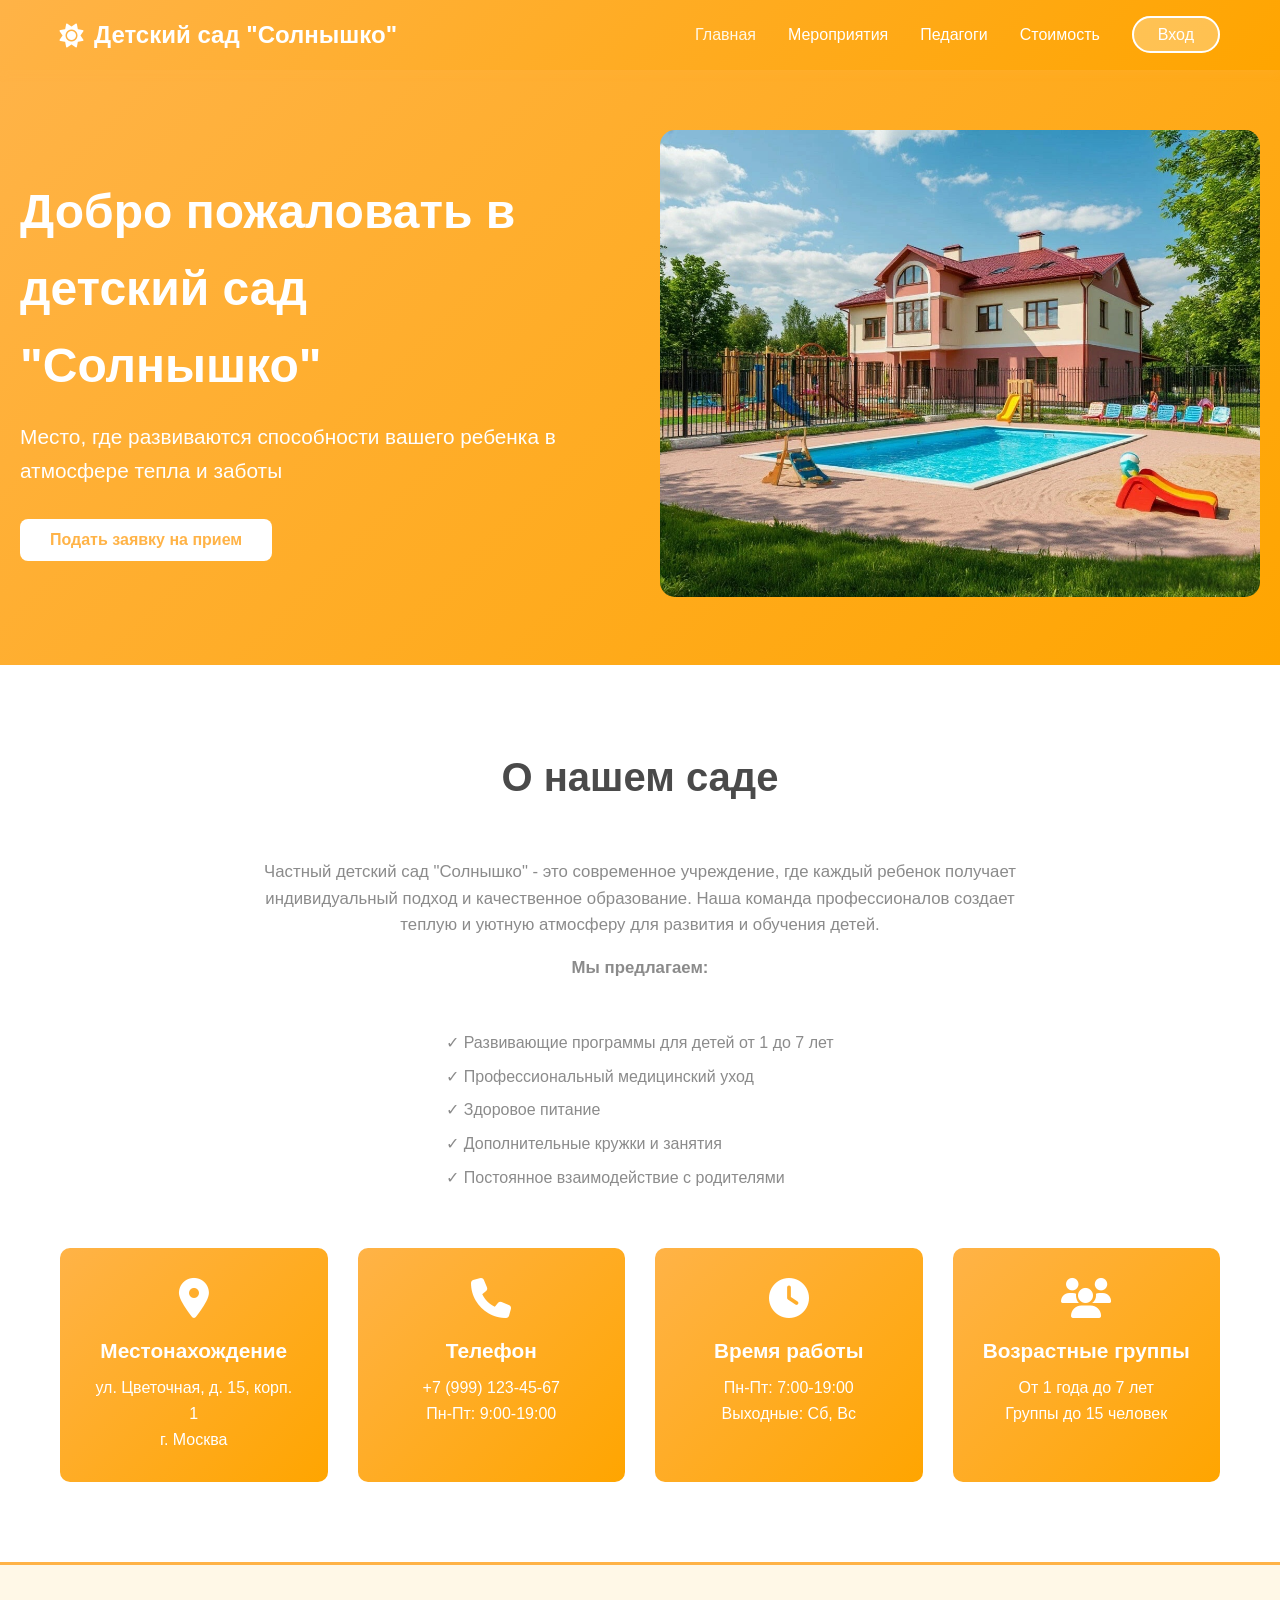
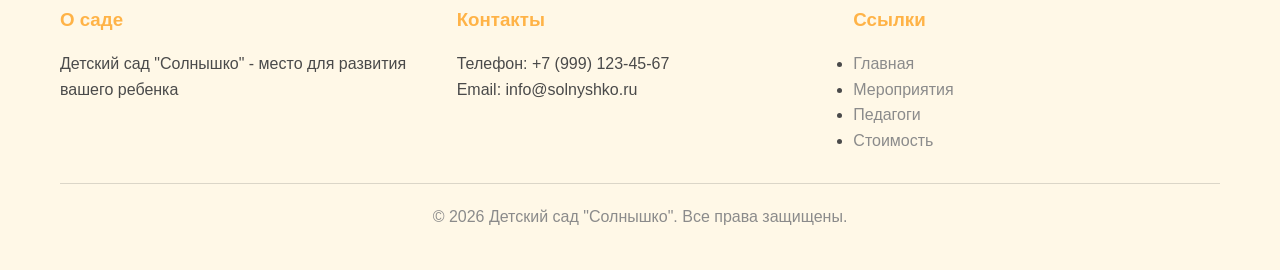
<file: frontend/index.html>
<!DOCTYPE html>
<html lang="ru">
<head>
    <meta charset="UTF-8">
    <meta name="viewport" content="width=device-width, initial-scale=1.0">
    <title>Частный детский сад "Солнышко"</title>
    <link rel="stylesheet" href="css/styles.css">
    <link rel="stylesheet" href="https://cdnjs.cloudflare.com/ajax/libs/font-awesome/6.4.0/css/all.min.css">
</head>
<body>
    <nav class="navbar">
        <div class="container">
            <div class="navbar-content">
                <div class="logo">
                    <i class="fas fa-sun"></i>
                    <span>Детский сад "Солнышко"</span>
                </div>
                <button class="hamburger" id="hamburger">
                    <span></span>
                    <span></span>
                    <span></span>
                </button>
                <ul class="nav-menu" id="navMenu">
                    <li><a href="index.html" class="active">Главная</a></li>
                    <li><a href="events.html">Мероприятия</a></li>
                    <li><a href="staff.html">Педагоги</a></li>
                    <li><a href="pricing.html">Стоимость</a></li>
                    <li><a href="login.html" class="btn-login">Вход</a></li>
                </ul>
            </div>
        </div>
    </nav>

    <section class="hero">
        <div class="hero-content">
            <h1>Добро пожаловать в детский сад "Солнышко"</h1>
            <p>Место, где развиваются способности вашего ребенка в атмосфере тепла и заботы</p>
            <button class="btn btn-primary" id="applyBtn">Подать заявку на прием</button>
        </div>
        <div class="hero-images">
            <img src="./images/hero/hero_image.jpg" alt="Детский сад Солнышко">
        </div>
    </section>

    <section class="about">
        <div class="container">
            <h2>О нашем саде</h2>
            <div class="about-content">
                <div class="about-text">
                    <p>Частный детский сад "Солнышко" - это современное учреждение, где каждый ребенок получает индивидуальный подход и качественное образование. Наша команда профессионалов создает теплую и уютную атмосферу для развития и обучения детей.</p>
                    <p><strong>Мы предлагаем:</strong></p>
                    <ul>
                        <li>✓ Развивающие программы для детей от 1 до 7 лет</li>
                        <li>✓ Профессиональный медицинский уход</li>
                        <li>✓ Здоровое питание</li>
                        <li>✓ Дополнительные кружки и занятия</li>
                        <li>✓ Постоянное взаимодействие с родителями</li>
                    </ul>
                </div>
            </div>

            <div class="about-info">
                <div class="info-card">
                    <i class="fas fa-map-marker-alt"></i>
                    <h3>Местонахождение</h3>
                    <p>ул. Цветочная, д. 15, корп. 1</p>
                    <p>г. Москва</p>
                </div>
                <div class="info-card">
                    <i class="fas fa-phone"></i>
                    <h3>Телефон</h3>
                    <p>+7 (999) 123-45-67</p>
                    <p>Пн-Пт: 9:00-19:00</p>
                </div>
                <div class="info-card">
                    <i class="fas fa-clock"></i>
                    <h3>Время работы</h3>
                    <p>Пн-Пт: 7:00-19:00</p>
                    <p>Выходные: Сб, Вс</p>
                </div>
                <div class="info-card">
                    <i class="fas fa-users"></i>
                    <h3>Возрастные группы</h3>
                    <p>От 1 года до 7 лет</p>
                    <p>Группы до 15 человек</p>
                </div>
            </div>
        </div>
    </section>

    <div class="modal" id="applicationModal">
        <div class="modal-content">
            <button class="close" id="closeModal">&times;</button>
            <h2>Подать заявку на прием ребенка</h2>
            <form id="applicationForm">
                <div class="form-group">
                    <label for="parentName">ФИО родителя *</label>
                    <input type="text" id="parentName" name="parentName" required>
                </div>
                <div class="form-group">
                    <label for="phone">Номер телефона *</label>
                    <input type="tel" id="phone" name="phone" required>
                </div>
                <div class="form-group">
                    <label for="childAge">Возраст ребенка *</label>
                    <input type="number" id="childAge" name="childAge" min="1" max="7" required>
                </div>
                <div class="form-group">
                    <label for="childName">Имя ребенка</label>
                    <input type="text" id="childName" name="childName">
                </div>
                <div class="form-group">
                    <label for="email">Email</label>
                    <input type="email" id="email" name="email">
                </div>
                <button type="submit" class="btn btn-primary">Отправить заявку</button>
            </form>
            <div id="successMessage" class="success-message" style="display: none;">
                <p>✓ Заявка отправлена успешно! Мы свяжемся с вами в ближайшее время.</p>
            </div>
        </div>
    </div>

    <footer class="footer">
        <div class="container">
            <div class="footer-content">
                <div class="footer-section">
                    <h3>О саде</h3>
                    <p>Детский сад "Солнышко" - место для развития вашего ребенка</p>
                </div>
                <div class="footer-section">
                    <h3>Контакты</h3>
                    <p>Телефон: +7 (999) 123-45-67</p>
                    <p>Email: info@solnyshko.ru</p>
                </div>
                <div class="footer-section">
                    <h3>Ссылки</h3>
                    <ul>
                        <li><a href="index.html">Главная</a></li>
                        <li><a href="events.html">Мероприятия</a></li>
                        <li><a href="staff.html">Педагоги</a></li>
                        <li><a href="pricing.html">Стоимость</a></li>
                    </ul>
                </div>
            </div>
            <div class="footer-bottom">
                <p>&copy; 2026 Детский сад "Солнышко". Все права защищены.</p>
            </div>
        </div>
    </footer>

    <script src="js/app.js"></script>
</body>
</html>
</file>
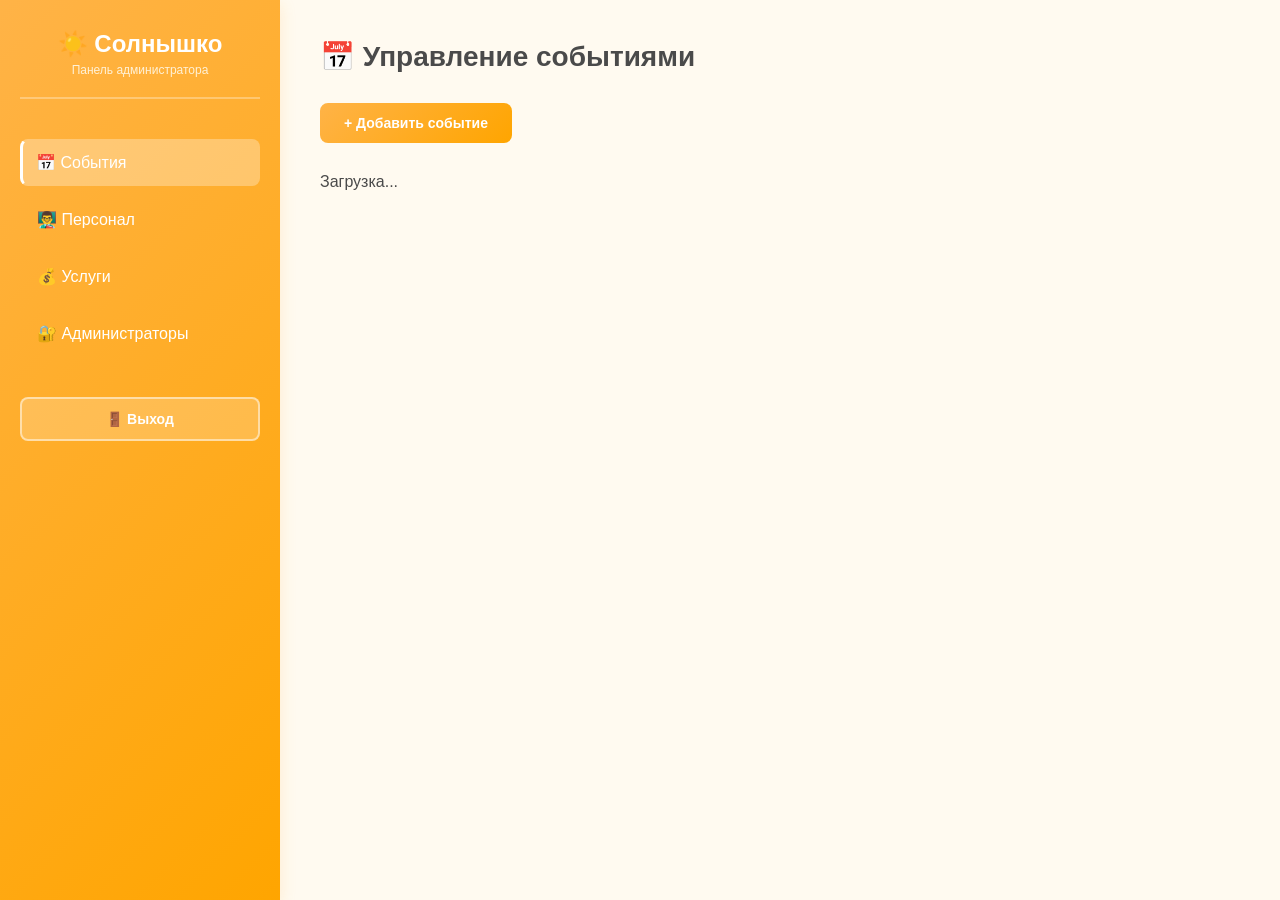
<file: frontend/admin.html>
<!DOCTYPE html>
<html lang="ru">
<head>
    <meta charset="UTF-8">
    <meta name="viewport" content="width=device-width, initial-scale=1.0">
    <title>Панель администратора - Детский сад Солнышко</title>
    <link rel="stylesheet" href="./css/admin.css">
</head>
<body>
    <div class="admin-container">
        <!-- Боковое меню -->
        <aside class="admin-sidebar">
            <div class="admin-logo">
                <h2>☀️ Солнышко</h2>
                <p>Панель администратора</p>
            </div>
            <nav class="admin-menu">
                <a href="#events" class="menu-item active" onclick="switchTab('events')">📅 События</a>
                <a href="#staff" class="menu-item" onclick="switchTab('staff')">👨‍🏫 Персонал</a>
                <a href="#pricing" class="menu-item" onclick="switchTab('pricing')">💰 Услуги</a>
                <a href="#admins" class="menu-item" onclick="switchTab('admins')">🔐 Администраторы</a>
            </nav>
            <button class="btn-logout" onclick="logout()">🚪 Выход</button>
        </aside>

        <!-- Основной контент -->
        <main class="admin-main">
            <!-- СОБЫТИЯ -->
            <section id="events-section" class="admin-section active">
                <h1>📅 Управление событиями</h1>
                
                <button class="btn-primary" onclick="openEventModal()">+ Добавить событие</button>
                
                <div class="events-list" id="events-list">
                    <p>Загрузка...</p>
                </div>
            </section>

            <!-- ПЕРСОНАЛ -->
            <section id="staff-section" class="admin-section">
                <h1>👨‍🏫 Управление персоналом</h1>
                
                <button class="btn-primary" onclick="openStaffModal()">+ Добавить сотрудника</button>
                
                <div class="staff-list" id="staff-list">
                    <p>Загрузка...</p>
                </div>
            </section>

            <!-- УСЛУГИ -->
            <section id="pricing-section" class="admin-section">
                <h1>💰 Управление услугами</h1>
                
                <button class="btn-primary" onclick="openPricingModal()">+ Добавить услугу</button>
                
                <div class="pricing-list" id="pricing-list">
                    <p>Загрузка...</p>
                </div>
            </section>

            <!-- АДМИНИСТРАТОРЫ -->
            <section id="admins-section" class="admin-section">
                <h1>🔐 Администраторы</h1>
                
                <button class="btn-primary" onclick="openAdminModal()">+ Добавить администратора</button>
                
                <div class="admins-list" id="admins-list">
                    <p>Загрузка...</p>
                </div>
            </section>
        </main>
    </div>

    <!-- МОДАЛЬНОЕ ОКНО ДЛЯ СОБЫТИЙ -->
    <div id="event-modal" class="modal">
        <div class="modal-content">
            <span class="close" onclick="closeModal('event-modal')">&times;</span>
            <h2>Событие</h2>
            <form id="event-form" onsubmit="saveEvent(event)">
                <input type="hidden" id="event-id">
                <label>Название:</label>
                <input type="text" id="event-title" required>
                
                <label>Короткое описание:</label>
                <textarea id="event-description" required></textarea>
                
                <label>Полное описание:</label>
                <textarea id="event-full-description" required></textarea>
                
                <label>Дата:</label>
                <input type="text" id="event-date" required>
                
                <label>Время:</label>
                <input type="text" id="event-time" required>
                
                <label>Место:</label>
                <input type="text" id="event-location" required>
                
                <label>Изображение (URL):</label>
                <input type="text" id="event-image" required>
                
                <button type="submit" class="btn-primary">Сохранить</button>
            </form>
        </div>
    </div>

    <!-- МОДАЛЬНОЕ ОКНО ДЛЯ ПЕРСОНАЛА -->
    <div id="staff-modal" class="modal">
        <div class="modal-content">
            <span class="close" onclick="closeModal('staff-modal')">&times;</span>
            <h2>Сотрудник</h2>
            <form id="staff-form" onsubmit="saveStaff(event)">
                <input type="hidden" id="staff-id">
                <label>Имя:</label>
                <input type="text" id="staff-name" required>
                
                <label>Должность:</label>
                <input type="text" id="staff-position" required>
                
                <label>Биография:</label>
                <textarea id="staff-bio" required></textarea>
                
                <label>Опыт:</label>
                <input type="text" id="staff-experience" required>
                
                <label>Квалификация:</label>
                <textarea id="staff-qualifications" required></textarea>
                
                <label>Изображение (URL):</label>
                <input type="text" id="staff-image" required>
                
                <button type="submit" class="btn-primary">Сохранить</button>
            </form>
        </div>
    </div>

    <!-- МОДАЛЬНОЕ ОКНО ДЛЯ УСЛУГ -->
    <div id="pricing-modal" class="modal">
        <div class="modal-content">
            <span class="close" onclick="closeModal('pricing-modal')">&times;</span>
            <h2>Услуга</h2>
            <form id="pricing-form" onsubmit="savePricing(event)">
                <input type="hidden" id="pricing-id">
                <label>Название:</label>
                <input type="text" id="pricing-name" required>
                
                <label>Описание:</label>
                <textarea id="pricing-description" required></textarea>
                
                <label>Цена:</label>
                <input type="text" id="pricing-price" required>
                
                <label>Категория:</label>
                <select id="pricing-category" required>
                    <option>Основные услуги</option>
                    <option>Дополнительные кружки</option>
                    <option>Дополнительные услуги</option>
                </select>
                
                <button type="submit" class="btn-primary">Сохранить</button>
            </form>
        </div>
    </div>

    <!-- МОДАЛЬНОЕ ОКНО ДЛЯ АДМИНИСТРАТОРОВ -->
    <div id="admin-modal" class="modal">
        <div class="modal-content">
            <span class="close" onclick="closeModal('admin-modal')">&times;</span>
            <h2>Администратор</h2>
            <form id="admin-form" onsubmit="saveAdmin(event)">
                <input type="hidden" id="admin-id">
                <label>Логин:</label>
                <input type="text" id="admin-username" required>
                
                <label>Пароль:</label>
                <input type="password" id="admin-password" required>
                
                <label>Email:</label>
                <input type="email" id="admin-email" required>
                
                <button type="submit" class="btn-primary">Сохранить</button>
            </form>
        </div>
    </div>

    <script src="./js/admin.js"></script>
</body>
</html>
</file>
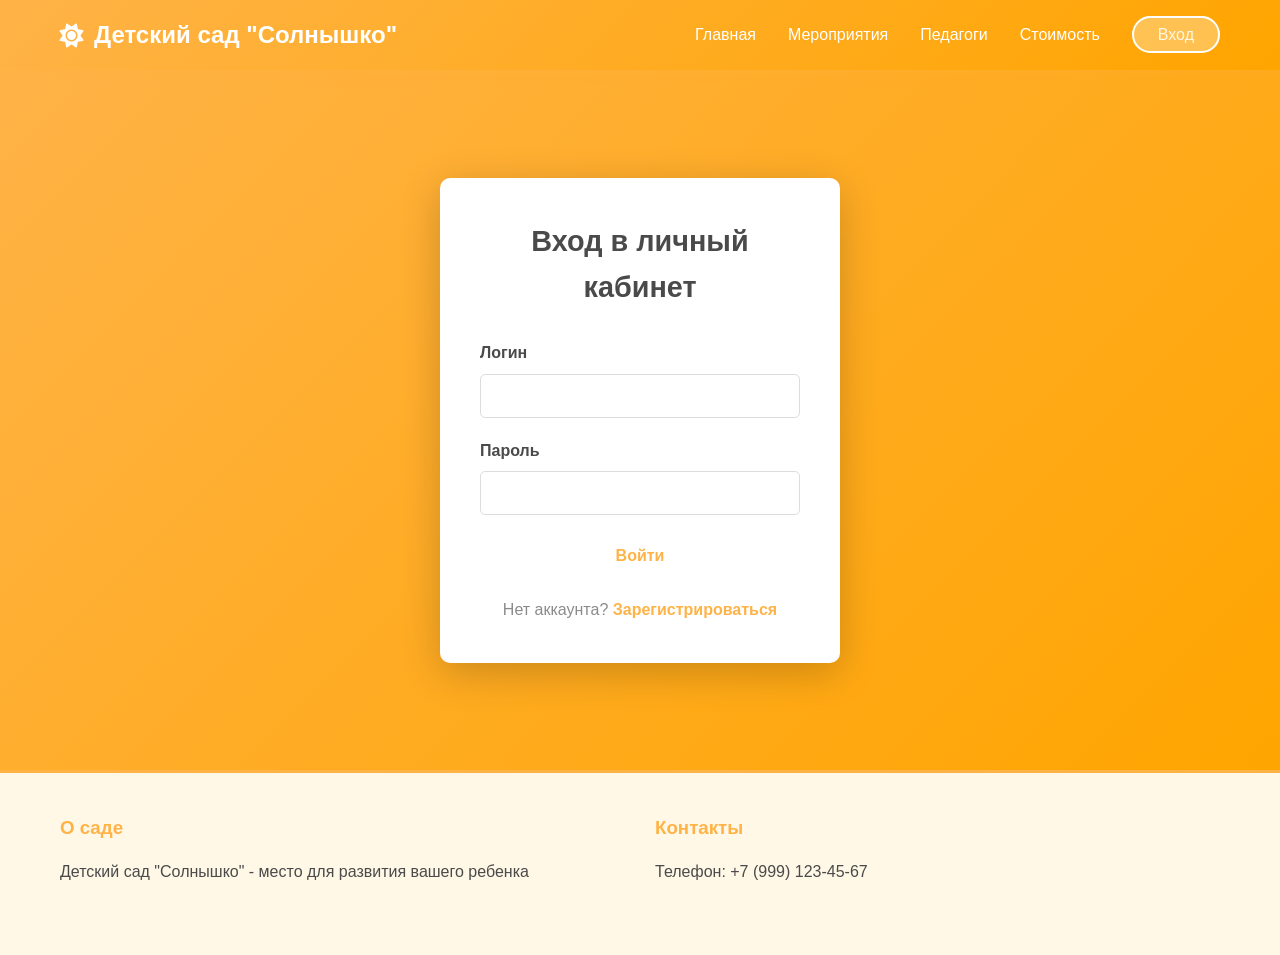
<file: frontend/login.html>
<!DOCTYPE html>
<html lang="ru">
<head>
    <meta charset="UTF-8">
    <meta name="viewport" content="width=device-width, initial-scale=1.0">
    <title>Вход | Детский сад "Солнышко"</title>
    <link rel="stylesheet" href="css/styles.css">
    <link rel="stylesheet" href="css/auth.css">
    <link rel="stylesheet" href="https://cdnjs.cloudflare.com/ajax/libs/font-awesome/6.4.0/css/all.min.css">
</head>
<body>
    <nav class="navbar">
        <div class="container">
            <div class="navbar-content">
                <div class="logo">
                    <i class="fas fa-sun"></i>
                    <span>Детский сад "Солнышко"</span>
                </div>
                <button class="hamburger" id="hamburger">
                    <span></span>
                    <span></span>
                    <span></span>
                </button>
                <ul class="nav-menu" id="navMenu">
                    <li><a href="index.html">Главная</a></li>
                    <li><a href="events.html">Мероприятия</a></li>
                    <li><a href="staff.html">Педагоги</a></li>
                    <li><a href="pricing.html">Стоимость</a></li>
                    <li><a href="login.html" class="btn-login active">Вход</a></li>
                </ul>
            </div>
        </div>
    </nav>

    <section class="auth-section">
        <div class="auth-container">
            <div class="auth-box">
                <h1>Вход в личный кабинет</h1>
                <form id="loginForm">
                    <div class="form-group">
                        <label for="email">Логин</label>
                        <input type="text" id="email" name="email" required>
                    </div>
                    <div class="form-group">
                        <label for="password">Пароль</label>
                        <input type="password" id="password" name="password" required>
                    </div>
                    <button type="submit" class="btn btn-primary" style="width: 100%;">Войти</button>
                </form>
                <p class="auth-link">Нет аккаунта? <a href="#" onclick="toggleForms()">Зарегистрироваться</a></p>
            </div>

            <div class="auth-box" id="registerBox" style="display: none;">
                <h1>Регистрация</h1>
                <form id="registerForm">
                    <div class="form-group">
                        <label for="regName">ФИО</label>
                        <input type="text" id="regName" name="name" required>
                    </div>
                    <div class="form-group">
                        <label for="regEmail">Email</label>
                        <input type="email" id="regEmail" name="email" required>
                    </div>
                    <div class="form-group">
                        <label for="regPassword">Пароль</label>
                        <input type="password" id="regPassword" name="password" required>
                    </div>
                    <div class="form-group">
                        <label for="regPhone">Телефон</label>
                        <input type="tel" id="regPhone" name="phone" required>
                    </div>
                    <button type="submit" class="btn btn-primary" style="width: 100%;">Зарегистрироваться</button>
                </form>
                <p class="auth-link">Уже есть аккаунт? <a href="#" onclick="toggleForms()">Войти</a></p>
            </div>
        </div>
    </section>

    <footer class="footer">
        <div class="container">
            <div class="footer-content">
                <div class="footer-section">
                    <h3>О саде</h3>
                    <p>Детский сад "Солнышко" - место для развития вашего ребенка</p>
                </div>
                <div class="footer-section">
                    <h3>Контакты</h3>
                    <p>Телефон: +7 (999) 123-45-67</p>
                </div>
            </div>
        </div>
    </footer>

    <script src="js/app.js"></script>
    <script src="js/auth.js"></script>
</body>
</html>
</file>
<file: frontend/css/styles.css>
* {
    margin: 0;
    padding: 0;
    box-sizing: border-box;
}

:root {
    --primary-color: #FFB347;
    --secondary-color: #FFA500;
    --accent-color: #FFD700;
    --text-dark: #4A4A4A;
    --text-light: #8B8B8B;
    --background-light: #FFFAF0;
}

body {
    font-family: 'Segoe UI', Tahoma, Geneva, Verdana, sans-serif;
    color: var(--text-dark);
    line-height: 1.6;
}

.container {
    max-width: 1200px;
    margin: 0 auto;
    padding: 0 20px;
}

/* НАВИГАЦИЯ */
.navbar {
    background: linear-gradient(135deg, #FFB347 0%, #FFA500 100%);
    color: white;
    padding: 1rem 0;
    position: sticky;
    top: 0;
    z-index: 100;
    box-shadow: 0 2px 10px rgba(255, 179, 71, 0.2);
}

.navbar-content {
    display: flex;
    justify-content: space-between;
    align-items: center;
}

.logo {
    display: flex;
    align-items: center;
    gap: 10px;
    font-size: 1.5rem;
    font-weight: bold;
    color: white;
}

.nav-menu {
    display: flex;
    list-style: none;
    gap: 2rem;
    align-items: center;
}

.nav-menu a {
    color: white;
    text-decoration: none;
    transition: 0.3s;
}

.nav-menu a:hover,
.nav-menu a.active {
    color: #FFF8E7;
}

.btn-login {
    background: rgba(255, 255, 255, 0.3);
    padding: 0.5rem 1.5rem;
    border-radius: 20px;
    border: 2px solid white;
}

.btn-login:hover {
    background: white;
    color: var(--primary-color);
}

.hamburger {
    display: none;
    flex-direction: column;
    background: none;
    border: none;
    cursor: pointer;
    gap: 5px;
}

.hamburger span {
    width: 25px;
    height: 3px;
    background: white;
    border-radius: 2px;
}

/* ГЕРОЙ СЕКЦИЯ */
.hero {
    background: linear-gradient(135deg, #FFB347 0%, #FFA500 100%);
    color: white;
    padding: 60px 20px;
    display: grid;
    grid-template-columns: 1fr 1fr;
    gap: 40px;
    align-items: center;
}

.hero-content h1 {
    font-size: 3rem;
    margin-bottom: 1rem;
}

.hero-content p {
    font-size: 1.3rem;
    margin-bottom: 2rem;
}

.hero-images img {
    width: 100%;
    border-radius: 15px;
}

/* КНОПКИ */
.btn {
    padding: 12px 30px;
    border: none;
    border-radius: 8px;
    font-size: 1rem;
    cursor: pointer;
    font-weight: 600;
    transition: 0.3s;
}

.btn-primary {
    background: white;
    color: var(--primary-color);
}

.btn-primary:hover {
    background: #FFF8E7;
}

/* О САДЕ */
.about {
    padding: 80px 20px;
    background: white;
}

.about h2 {
    text-align: center;
    font-size: 2.5rem;
    margin-bottom: 50px;
    color: var(--text-dark);
}

.about-content {
    margin-bottom: 50px;
}

.about-text {
    text-align: center;
    max-width: 800px;
    margin: 0 auto;
}

.about-text p {
    margin-bottom: 1rem;
    color: var(--text-light);
    font-size: 1.05rem;
}

.about-text ul {
    list-style: none;
    margin-top: 1.5rem;
    display: inline-block;
    text-align: left;
}

.about-text li {
    margin: 0.5rem 0;
    color: var(--text-light);
}

.about-info {
    display: grid;
    grid-template-columns: repeat(auto-fit, minmax(250px, 1fr));
    gap: 30px;
}

.info-card {
    background: linear-gradient(135deg, #FFB347 0%, #FFA500 100%);
    color: white;
    padding: 30px;
    border-radius: 10px;
    text-align: center;
    transition: 0.3s;
}

.info-card:hover {
    transform: translateY(-5px);
}

.info-card i {
    font-size: 2.5rem;
    margin-bottom: 1rem;
    display: block;
}

.info-card h3 {
    font-size: 1.3rem;
    margin-bottom: 0.5rem;
}

/* МОДАЛЬНОЕ ОКНО */
.modal {
    display: none;
    position: fixed;
    z-index: 1000;
    left: 0;
    top: 0;
    width: 100%;
    height: 100%;
    background-color: rgba(0, 0, 0, 0.5);
}

.modal-content {
    background: white;
    margin: 5% auto;
    padding: 30px;
    border-radius: 10px;
    width: 90%;
    max-width: 500px;
}

.close {
    color: var(--text-light);
    float: right;
    font-size: 28px;
    background: none;
    border: none;
    cursor: pointer;
}

.form-group {
    margin-bottom: 1.5rem;
}

.form-group label {
    display: block;
    margin-bottom: 0.5rem;
    font-weight: 600;
    color: var(--text-dark);
}

.form-group input {
    width: 100%;
    padding: 10px 15px;
    border: 1px solid #ddd;
    border-radius: 5px;
    font-size: 1rem;
}

.form-group input:focus {
    outline: none;
    border-color: var(--primary-color);
}

.success-message {
    background: #d4edda;
    color: #155724;
    padding: 1rem;
    border-radius: 5px;
    margin-top: 1rem;
    border: 1px solid #c3e6cb;
}

/* ФУТЕР */
.footer {
    background: #FFF8E7;
    color: var(--text-dark);
    padding: 40px 20px;
    border-top: 3px solid var(--primary-color);
}

.footer-content {
    display: grid;
    grid-template-columns: repeat(auto-fit, minmax(250px, 1fr));
    gap: 30px;
    margin-bottom: 30px;
}

.footer-section h3 {
    margin-bottom: 1rem;
    color: var(--primary-color);
}

.footer-section a {
    color: var(--text-light);
    text-decoration: none;
}

.footer-section a:hover {
    color: var(--primary-color);
}

.footer-bottom {
    text-align: center;
    padding-top: 20px;
    border-top: 1px solid rgba(74, 74, 74, 0.2);
    color: var(--text-light);
}

/* АДАПТИВНЫЙ ДИЗАЙН */
@media (max-width: 768px) {
    .hamburger {
        display: flex;
    }

    .nav-menu {
        display: none;
        position: absolute;
        top: 60px;
        left: 0;
        right: 0;
        flex-direction: column;
        background: linear-gradient(135deg, #FFB347 0%, #FFA500 100%);
        padding: 20px;
    }

    .nav-menu.active {
        display: flex;
    }

    .hero {
        grid-template-columns: 1fr;
    }

    .hero-content h1 {
        font-size: 2rem;
    }

    .about-info {
        grid-template-columns: 1fr 1fr;
    }
}

@media (max-width: 480px) {
    .hero-content h1 {
        font-size: 1.5rem;
    }

    .about-info {
        grid-template-columns: 1fr;
    }
}
</file>
<file: frontend/css/admin.css>
/* ========== АДМИН ПАНЕЛЬ - СТИЛИСТИКА САЙТА ========== */

* {
    margin: 0;
    padding: 0;
    box-sizing: border-box;
}

:root {
    --primary-color: #FFB347;
    --secondary-color: #FFA500;
    --accent-color: #FFD700;
    --text-dark: #4A4A4A;
    --text-light: #8B8B8B;
    --background-light: #FFFAF0;
}

body {
    font-family: 'Segoe UI', Tahoma, Geneva, Verdana, sans-serif;
    background: var(--background-light);
    color: var(--text-dark);
}

.admin-container {
    display: flex;
    min-height: 100vh;
}

/* ========== БОКОВОЕ МЕНЮ ========== */

.admin-sidebar {
    width: 280px;
    background: linear-gradient(135deg, #FFB347 0%, #FFA500 100%);
    color: white;
    padding: 30px 20px;
    box-shadow: 0 4px 15px rgba(255, 179, 71, 0.2);
    position: fixed;
    height: 100vh;
    overflow-y: auto;
}

.admin-logo {
    text-align: center;
    margin-bottom: 40px;
    padding-bottom: 20px;
    border-bottom: 2px solid rgba(255, 255, 255, 0.3);
}

.admin-logo h2 {
    font-size: 24px;
    margin-bottom: 5px;
    color: white;
}

.admin-logo p {
    font-size: 12px;
    opacity: 0.9;
    color: #FFF8E7;
}

.admin-menu {
    display: flex;
    flex-direction: column;
    gap: 10px;
    margin-bottom: 40px;
}

.menu-item {
    padding: 12px 15px;
    border-radius: 8px;
    text-decoration: none;
    color: white;
    transition: all 0.3s ease;
    cursor: pointer;
    border: 2px solid transparent;
    font-weight: 500;
}

.menu-item:hover {
    background: rgba(255, 255, 255, 0.2);
    border-left: 3px solid white;
    padding-left: 13px;
}

.menu-item.active {
    background: rgba(255, 255, 255, 0.3);
    border-left: 3px solid white;
    padding-left: 13px;
}

.btn-logout {
    width: 100%;
    padding: 12px;
    background: rgba(255, 255, 255, 0.2);
    color: white;
    border: 2px solid rgba(255, 255, 255, 0.5);
    border-radius: 8px;
    cursor: pointer;
    font-size: 14px;
    font-weight: 600;
    transition: all 0.3s ease;
    margin-top: auto;
}

.btn-logout:hover {
    background: rgba(255, 255, 255, 0.4);
    border-color: white;
}

/* ========== ОСНОВНОЙ КОНТЕНТ ========== */

.admin-main {
    flex: 1;
    margin-left: 280px;
    padding: 40px;
    background: var(--background-light);
}

.admin-section {
    display: none;
    animation: fadeIn 0.3s ease;
}

.admin-section.active {
    display: block;
}

@keyframes fadeIn {
    from {
        opacity: 0;
        transform: translateY(10px);
    }
    to {
        opacity: 1;
        transform: translateY(0);
    }
}

.admin-section h1 {
    font-size: 28px;
    margin-bottom: 30px;
    color: var(--text-dark);
}

/* ========== КНОПКА ДОБАВИТЬ ========== */

.btn-primary {
    padding: 12px 24px;
    background: linear-gradient(135deg, #FFB347 0%, #FFA500 100%);
    color: white;
    border: none;
    border-radius: 8px;
    font-size: 14px;
    font-weight: bold;
    cursor: pointer;
    transition: all 0.3s ease;
    margin-bottom: 30px;
}

.btn-primary:hover {
    transform: translateY(-2px);
    box-shadow: 0 6px 20px rgba(255, 179, 71, 0.3);
}

/* ========== СПИСКИ ЭЛЕМЕНТОВ ========== */

.events-list,
.staff-list,
.pricing-list,
.admins-list {
    display: grid;
    grid-template-columns: repeat(auto-fill, minmax(320px, 1fr));
    gap: 20px;
}

.event-card,
.staff-card,
.pricing-card,
.admin-card {
    background: white;
    border-radius: 12px;
    padding: 20px;
    box-shadow: 0 2px 8px rgba(255, 179, 71, 0.1);
    transition: all 0.3s ease;
    border-left: 4px solid var(--primary-color);
}

.event-card:hover,
.staff-card:hover,
.pricing-card:hover,
.admin-card:hover {
    transform: translateY(-5px);
    box-shadow: 0 8px 20px rgba(255, 179, 71, 0.2);
}

.event-card h3,
.staff-card h3,
.pricing-card h3,
.admin-card h3 {
    margin-bottom: 10px;
    color: var(--primary-color);
    font-size: 16px;
}

.event-card p,
.staff-card p,
.pricing-card p,
.admin-card p {
    margin-bottom: 8px;
    color: var(--text-light);
    font-size: 13px;
}

.card-actions {
    display: flex;
    gap: 10px;
    margin-top: 15px;
}

.btn-edit,
.btn-delete {
    flex: 1;
    padding: 8px;
    border: none;
    border-radius: 6px;
    cursor: pointer;
    font-size: 12px;
    font-weight: bold;
    transition: all 0.3s ease;
}

.btn-edit {
    background: linear-gradient(135deg, #FFB347 0%, #FFA500 100%);
    color: white;
}

.btn-edit:hover {
    transform: translateY(-2px);
    box-shadow: 0 4px 12px rgba(255, 179, 71, 0.3);
}

.btn-delete {
    background: #FFE5E5;
    color: #D32F2F;
}

.btn-delete:hover {
    background: #FFCCCB;
}

/* ========== МОДАЛЬНЫЕ ОКНА ========== */

.modal {
    display: none;
    position: fixed;
    z-index: 1000;
    left: 0;
    top: 0;
    width: 100%;
    height: 100%;
    background-color: rgba(0, 0, 0, 0.5);
    animation: fadeIn 0.3s ease;
}

.modal.show {
    display: flex;
    align-items: center;
    justify-content: center;
}

.modal-content {
    background-color: white;
    padding: 30px;
    border-radius: 12px;
    width: 90%;
    max-width: 500px;
    box-shadow: 0 4px 20px rgba(0, 0, 0, 0.2);
    max-height: 90vh;
    overflow-y: auto;
    border-top: 4px solid var(--primary-color);
}

.modal-content h2 {
    margin-bottom: 20px;
    color: var(--text-dark);
}

.close {
    color: var(--text-light);
    float: right;
    font-size: 28px;
    font-weight: bold;
    cursor: pointer;
    transition: color 0.3s ease;
    background: none;
    border: none;
}

.close:hover,
.close:focus {
    color: var(--primary-color);
}

/* ========== ФОРМЫ ========== */

form {
    display: flex;
    flex-direction: column;
    gap: 15px;
}

form label {
    font-weight: bold;
    color: var(--text-dark);
    margin-top: 10px;
}

form input,
form textarea,
form select {
    padding: 10px 12px;
    border: 2px solid #E0E0E0;
    border-radius: 6px;
    font-family: 'Segoe UI', Tahoma, Geneva, Verdana, sans-serif;
    font-size: 14px;
    transition: all 0.3s ease;
}

form input:focus,
form textarea:focus,
form select:focus {
    outline: none;
    border-color: var(--primary-color);
    box-shadow: 0 0 8px rgba(255, 179, 71, 0.2);
}

form textarea {
    resize: vertical;
    min-height: 80px;
}

form button {
    margin-top: 10px;
    padding: 12px;
    background: linear-gradient(135deg, #FFB347 0%, #FFA500 100%);
    color: white;
    border: none;
    border-radius: 6px;
    font-weight: bold;
    cursor: pointer;
    transition: all 0.3s ease;
    font-size: 14px;
}

form button:hover {
    transform: translateY(-2px);
    box-shadow: 0 6px 20px rgba(255, 179, 71, 0.3);
}

/* ========== ТАБЛИЦЫ ========== */

table {
    width: 100%;
    border-collapse: collapse;
    background: white;
    border-radius: 8px;
    overflow: hidden;
    box-shadow: 0 2px 8px rgba(255, 179, 71, 0.1);
}

table thead {
    background: linear-gradient(135deg, #FFB347 0%, #FFA500 100%);
    color: white;
}

table th,
table td {
    padding: 12px 15px;
    text-align: left;
    border-bottom: 1px solid #E0E0E0;
}

table tbody tr:hover {
    background: var(--background-light);
}

/* ========== АДАПТИВНОСТЬ ========== */

@media (max-width: 768px) {
    .admin-sidebar {
        width: 100%;
        height: auto;
        position: relative;
        margin-bottom: 20px;
    }

    .admin-main {
        margin-left: 0;
        padding: 20px;
    }

    .events-list,
    .staff-list,
    .pricing-list,
    .admins-list {
        grid-template-columns: 1fr;
    }

    .admin-menu {
        flex-direction: row;
        flex-wrap: wrap;
    }

    .menu-item {
        flex: 1;
        min-width: 150px;
    }

    .modal-content {
        width: 95%;
    }

    .admin-section h1 {
        font-size: 20px;
    }
}

@media (max-width: 480px) {
    .admin-main {
        padding: 15px;
    }

    .admin-section h1 {
        font-size: 18px;
    }

    .btn-primary {
        padding: 10px 15px;
        font-size: 12px;
    }

    .card-actions {
        flex-direction: column;
    }
}
</file>
<file: frontend/css/auth.css>
.auth-section {
    min-height: calc(100vh - 200px);
    display: flex;
    align-items: center;
    justify-content: center;
    background: linear-gradient(135deg, #FFB347 0%, #FFA500 100%);
    padding: 40px 20px;
}

.auth-container {
    width: 100%;
    max-width: 400px;
}

.auth-box {
    background: white;
    padding: 40px;
    border-radius: 10px;
    box-shadow: 0 10px 40px rgba(0, 0, 0, 0.2);
}

.auth-box h1 {
    text-align: center;
    color: var(--text-dark);
    margin-bottom: 30px;
    font-size: 1.8rem;
}

.form-group {
    margin-bottom: 20px;
}

.form-group label {
    display: block;
    margin-bottom: 8px;
    color: var(--text-dark);
    font-weight: 600;
}

.form-group input {
    width: 100%;
    padding: 12px 15px;
    border: 1px solid #ddd;
    border-radius: 5px;
    font-size: 1rem;
    transition: 0.3s;
}

.form-group input:focus {
    outline: none;
    border-color: var(--primary-color);
    box-shadow: 0 0 8px rgba(255, 179, 71, 0.3);
}

.btn {
    transition: 0.3s;
}

.auth-link {
    text-align: center;
    margin-top: 20px;
    color: var(--text-light);
}

.auth-link a {
    color: var(--primary-color);
    text-decoration: none;
    font-weight: 600;
    cursor: pointer;
}

.auth-link a:hover {
    text-decoration: underline;
}

@media (max-width: 480px) {
    .auth-box {
        padding: 25px;
    }

    .auth-box h1 {
        font-size: 1.5rem;
    }
}
</file>
